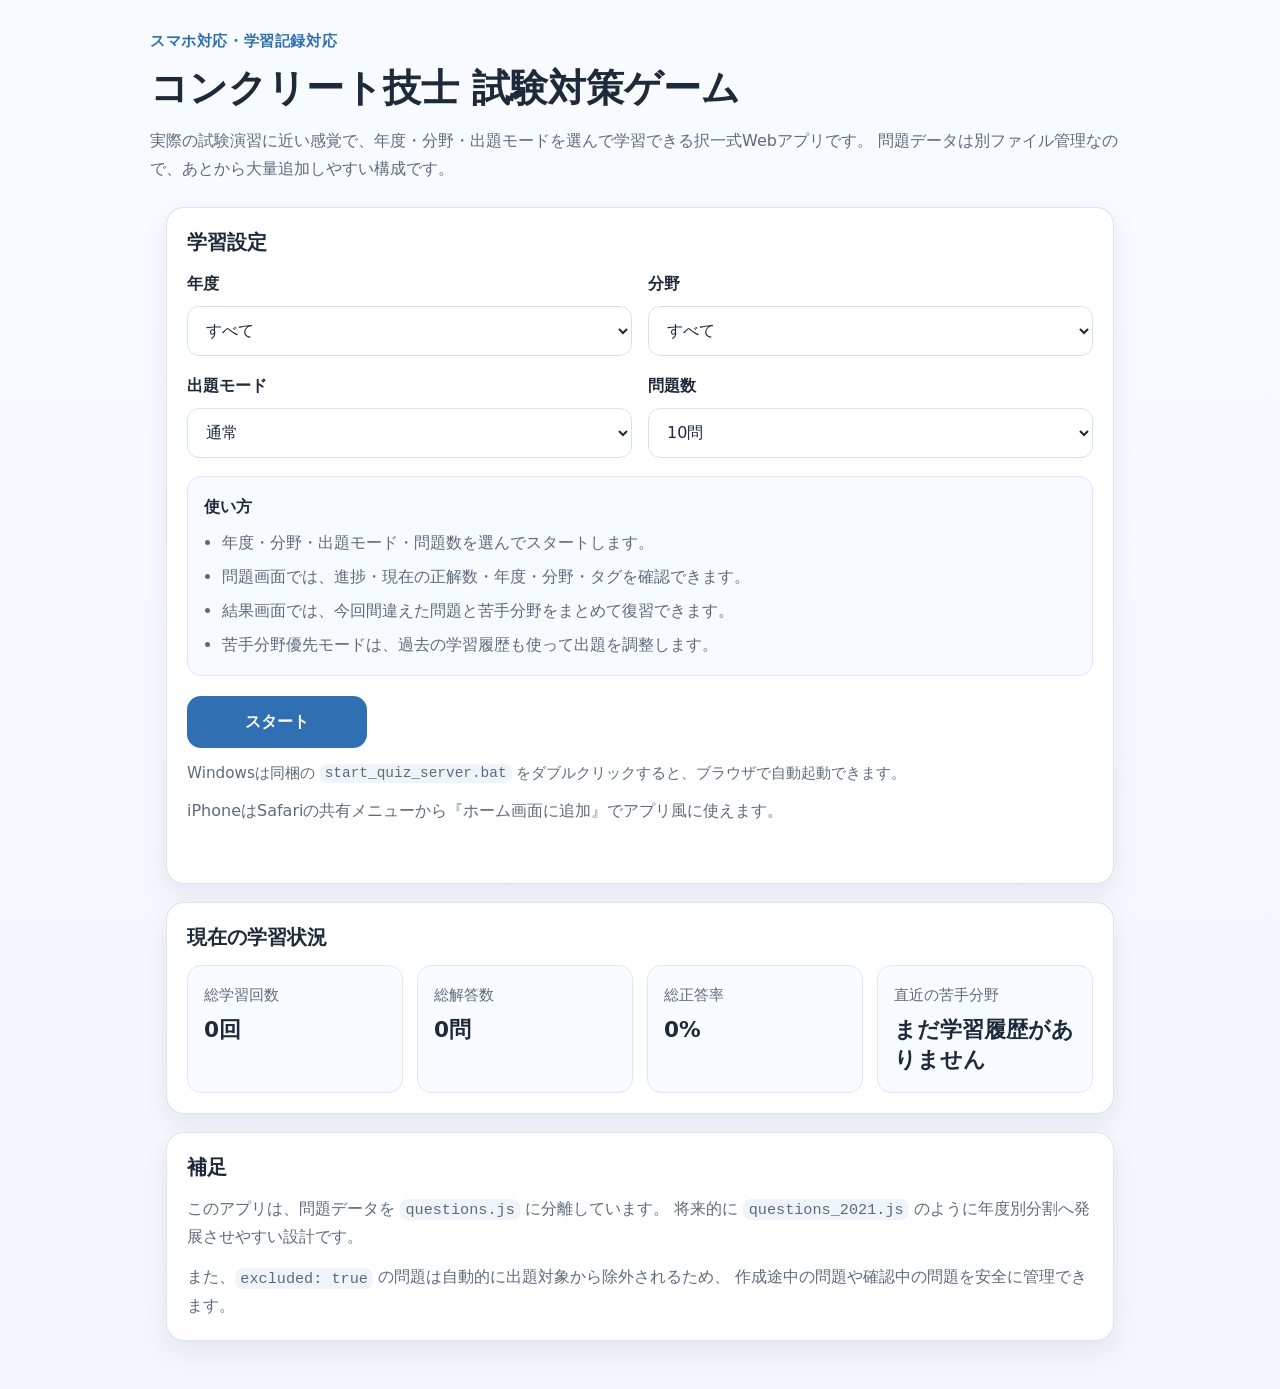
<file: concrete_quiz_nextstage/index.html>
<!DOCTYPE html>
<html lang="ja">
<head>
  <meta charset="UTF-8" />
  <meta name="viewport" content="width=device-width, initial-scale=1, viewport-fit=cover" />
  <title>コンクリート技士 試験対策ゲーム</title>
  <link rel="stylesheet" href="style.css" />
  <meta name="theme-color" content="#2f6fb2" />
  <link rel="manifest" href="manifest.webmanifest" />
  <link rel="icon" href="icon.svg" type="image/svg+xml" />
  <link rel="apple-touch-icon" href="apple-touch-icon.png" />
</head>
<body data-page="index">
  <div class="app-shell">
    <header class="page-header">
      <div class="header-inner">
        <p class="eyebrow">スマホ対応・学習記録対応</p>
        <h1>コンクリート技士 試験対策ゲーム</h1>
        <p class="lead">
          実際の試験演習に近い感覚で、年度・分野・出題モードを選んで学習できる択一式Webアプリです。
          問題データは別ファイル管理なので、あとから大量追加しやすい構成です。
        </p>
      </div>
    </header>

    <main class="page-main">
      <section class="card">
        <h2 class="section-title">学習設定</h2>

        <form id="settingsForm" class="settings-form" novalidate>
          <div class="form-grid">
            <div class="form-group">
              <label for="yearSelect">年度</label>
              <select id="yearSelect" name="year">
                <option value="all">すべて</option>
                <option value="2016">2016</option>
                <option value="2017">2017</option>
                <option value="2018">2018</option>
                <option value="2019">2019</option>
                <option value="2020">2020</option>
                <option value="2021">2021</option>
                <option value="2022">2022</option>
                <option value="2023">2023</option>
                <option value="2024">2024</option>
                <option value="2025">2025</option>
              </select>
            </div>

            <div class="form-group">
              <label for="categorySelect">分野</label>
              <select id="categorySelect" name="category">
                <option value="all">すべて</option>
                <option value="a">a 材料</option>
                <option value="b">b 配合</option>
                <option value="c">c フレッシュコンクリートの性質</option>
                <option value="d">d 硬化コンクリート</option>
                <option value="e">e 製造・品質管理</option>
                <option value="f">f 施工</option>
                <option value="g">g 特殊コンクリート</option>
                <option value="h">h 構造・力学・法令・その他</option>
              </select>
            </div>

            <div class="form-group">
              <label for="modeSelect">出題モード</label>
              <select id="modeSelect" name="mode">
                <option value="normal">通常</option>
                <option value="random">完全ランダム</option>
                <option value="weakness">苦手分野優先</option>
                <option value="review">間違えた問題だけ</option>
              </select>
            </div>

            <div class="form-group">
              <label for="countSelect">問題数</label>
              <select id="countSelect" name="count">
                <option value="5">5問</option>
                <option value="10" selected>10問</option>
                <option value="20">20問</option>
                <option value="30">30問</option>
              </select>
            </div>
          </div>

          <div class="info-box">
            <h3>使い方</h3>
            <ul class="feature-list">
              <li>年度・分野・出題モード・問題数を選んでスタートします。</li>
              <li>問題画面では、進捗・現在の正解数・年度・分野・タグを確認できます。</li>
              <li>結果画面では、今回間違えた問題と苦手分野をまとめて復習できます。</li>
              <li>苦手分野優先モードは、過去の学習履歴も使って出題を調整します。</li>
            </ul>
          </div>

          <div class="action-row">
            <button type="submit" class="button button-primary button-large">スタート</button>
            <button type="button" id="continueButton" class="button button-secondary button-large is-hidden">前回の続きから</button>
            <button type="button" id="installAppButton" class="button button-secondary button-large is-hidden">ホーム画面に追加</button>
          </div>

          <p class="quick-note">Windowsは同梱の <code>start_quiz_server.bat</code> をダブルクリックすると、ブラウザで自動起動できます。</p>
          <p id="installMessage" class="subtle-message" aria-live="polite"></p>
          <p id="formMessage" class="form-message" aria-live="polite"></p>
        </form>
      </section>

      <section class="card">
        <h2 class="section-title">現在の学習状況</h2>
        <div id="dashboardArea" class="dashboard-grid">
          <div class="dashboard-card">
            <span class="dashboard-label">総学習回数</span>
            <strong id="dashboardSessions">-</strong>
          </div>
          <div class="dashboard-card">
            <span class="dashboard-label">総解答数</span>
            <strong id="dashboardAnswers">-</strong>
          </div>
          <div class="dashboard-card">
            <span class="dashboard-label">総正答率</span>
            <strong id="dashboardAccuracy">-</strong>
          </div>
          <div class="dashboard-card">
            <span class="dashboard-label">直近の苦手分野</span>
            <strong id="dashboardWeakness">-</strong>
          </div>
        </div>
      </section>

      <section class="card">
        <h2 class="section-title">補足</h2>
        <p class="text-block">
          このアプリは、問題データを <code>questions.js</code> に分離しています。
          将来的に <code>questions_2021.js</code> のように年度別分割へ発展させやすい設計です。
        </p>
        <p class="text-block">
          また、<code>excluded: true</code> の問題は自動的に出題対象から除外されるため、
          作成途中の問題や確認中の問題を安全に管理できます。
        </p>
      </section>
    </main>
  </div>

  <script src="questions.js"></script>
  <script src="app.js"></script>
  <script>if ("serviceWorker" in navigator) { window.addEventListener("load", () => navigator.serviceWorker.register("./service-worker.js").catch(() => {})); }</script>
</body>
</html>
</file>
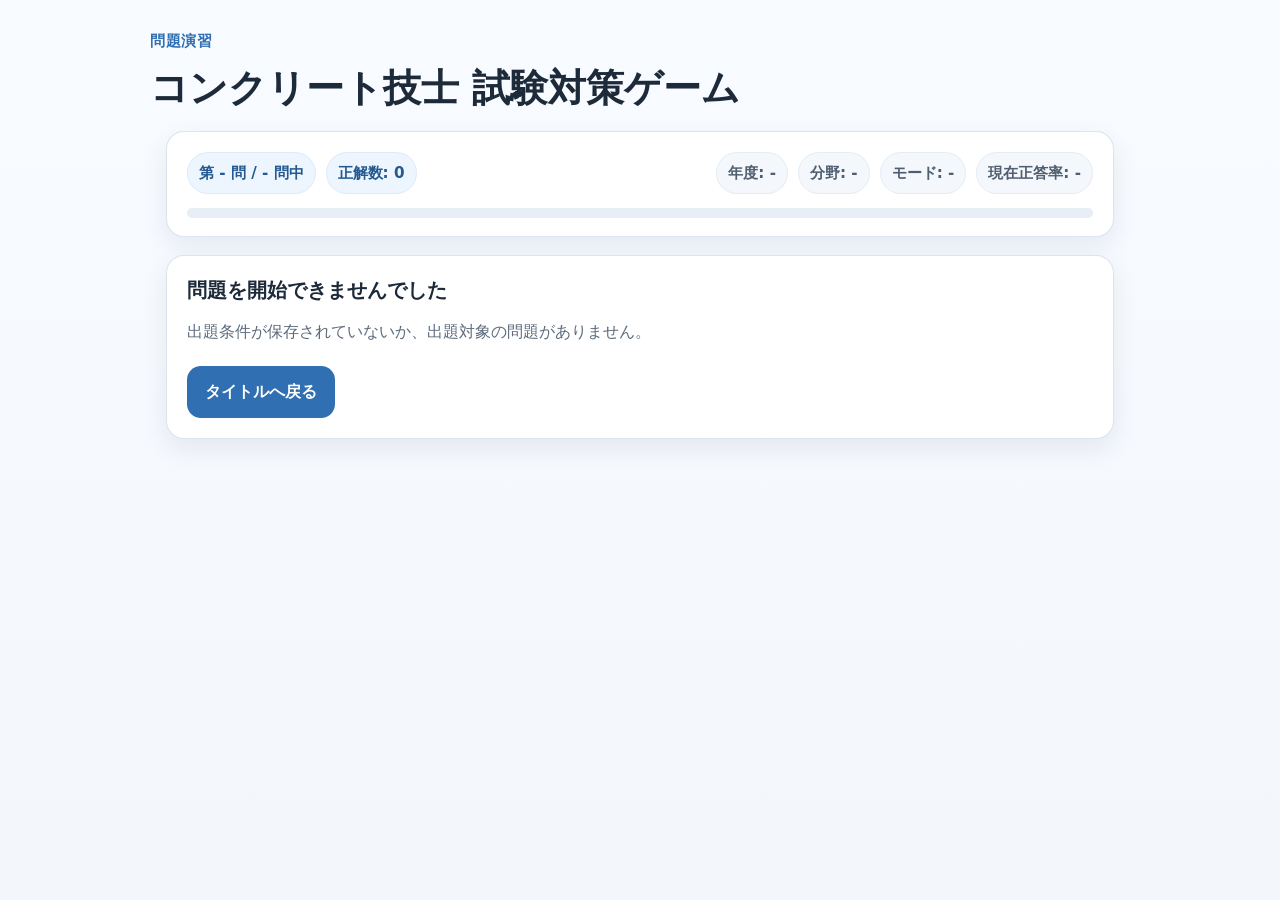
<file: concrete_quiz_nextstage/quiz.html>
<!DOCTYPE html>
<html lang="ja">
<head>
  <meta charset="UTF-8" />
  <meta name="viewport" content="width=device-width, initial-scale=1, viewport-fit=cover" />
  <title>問題演習 | コンクリート技士 試験対策ゲーム</title>
  <link rel="stylesheet" href="style.css" />
  <meta name="theme-color" content="#2f6fb2" />
  <link rel="manifest" href="manifest.webmanifest" />
  <link rel="icon" href="icon.svg" type="image/svg+xml" />
  <link rel="apple-touch-icon" href="apple-touch-icon.png" />
</head>
<body data-page="quiz">
  <div class="app-shell">
    <header class="page-header compact-header">
      <div class="header-inner">
        <p class="eyebrow">問題演習</p>
        <h1>コンクリート技士 試験対策ゲーム</h1>
      </div>
    </header>

    <main class="page-main">
      <section class="card quiz-status-card">
        <div class="quiz-topbar">
          <div class="status-group">
            <span class="badge" id="progressBadge">第 - 問 / - 問中</span>
            <span class="badge" id="scoreBadge">正解数: 0</span>
          </div>
          <div class="status-group">
            <span class="badge badge-muted" id="yearBadge">年度: -</span>
            <span class="badge badge-muted" id="categoryBadge">分野: -</span>
            <span class="badge badge-muted" id="modeBadge">モード: -</span>
            <span class="badge badge-muted" id="accuracyBadge">現在正答率: -</span>
          </div>
        </div>

        <div class="progressbar" aria-hidden="true">
          <div id="progressBarFill" class="progressbar-fill"></div>
        </div>
      </section>

      <section id="quizArea" class="card">
        <div class="meta-row">
          <div class="meta-tags" id="questionTags"></div>
        </div>

        <h2 class="question-number" id="questionNumber">問題 1</h2>
        <div class="question-stem" id="questionStem">問題文を読み込み中です。</div>

        <div id="optionsContainer" class="options-list" role="group" aria-label="選択肢一覧"></div>

        <div id="feedbackArea" class="feedback-area is-hidden" aria-live="polite">
          <div id="feedbackResult" class="feedback-result"></div>
          <div class="explanation-box">
            <h3>解説</h3>
            <p id="explanationText"></p>
          </div>
        </div>

        <div class="action-row action-row-spread">
          <button id="backToTitleButton" class="button button-secondary" type="button">タイトルへ戻る</button>
          <button id="nextButton" class="button button-primary is-hidden" type="button">次の問題へ</button>
        </div>
      </section>

      <section id="quizFallback" class="card is-hidden">
        <h2 class="section-title">問題を開始できませんでした</h2>
        <p class="text-block">
          出題条件が保存されていないか、出題対象の問題がありません。
        </p>
        <div class="action-row">
          <a href="index.html" class="button button-primary">タイトルへ戻る</a>
        </div>
      </section>
    </main>
  </div>

  <script src="questions.js"></script>
  <script src="app.js"></script>
  <script>if ("serviceWorker" in navigator) { window.addEventListener("load", () => navigator.serviceWorker.register("./service-worker.js").catch(() => {})); }</script>
</body>
</html>
</file>
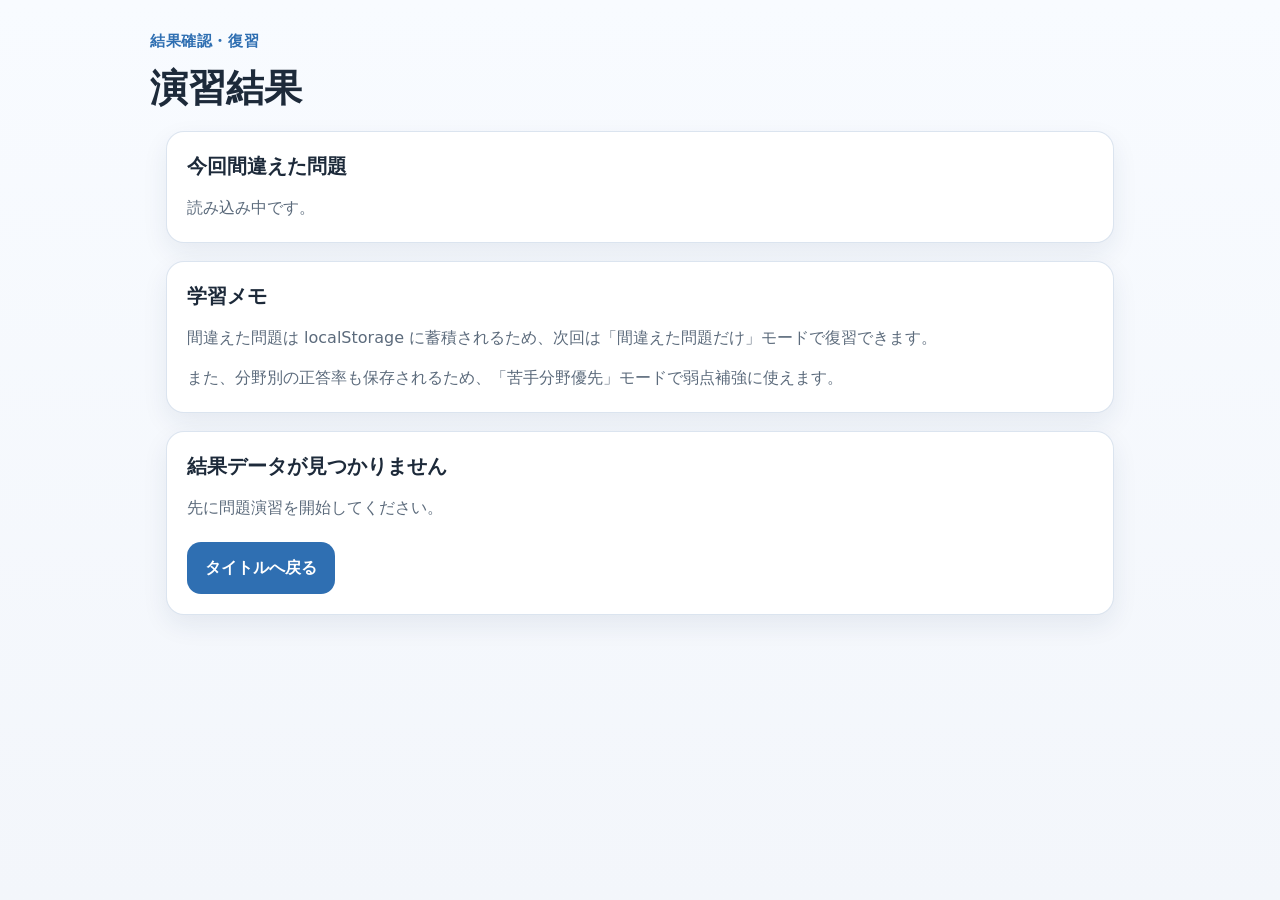
<file: concrete_quiz_nextstage/result.html>
<!DOCTYPE html>
<html lang="ja">
<head>
  <meta charset="UTF-8" />
  <meta name="viewport" content="width=device-width, initial-scale=1, viewport-fit=cover" />
  <title>結果 | コンクリート技士 試験対策ゲーム</title>
  <link rel="stylesheet" href="style.css" />
  <meta name="theme-color" content="#2f6fb2" />
  <link rel="manifest" href="manifest.webmanifest" />
  <link rel="icon" href="icon.svg" type="image/svg+xml" />
  <link rel="apple-touch-icon" href="apple-touch-icon.png" />
</head>
<body data-page="result">
  <div class="app-shell">
    <header class="page-header compact-header">
      <div class="header-inner">
        <p class="eyebrow">結果確認・復習</p>
        <h1>演習結果</h1>
      </div>
    </header>

    <main class="page-main">
      <section id="resultSummaryCard" class="card">
        <h2 class="section-title">今回の結果</h2>

        <div class="result-summary-grid">
          <div class="dashboard-card large">
            <span class="dashboard-label">正解数</span>
            <strong id="resultCorrectCount">-</strong>
          </div>
          <div class="dashboard-card large">
            <span class="dashboard-label">出題数</span>
            <strong id="resultTotalCount">-</strong>
          </div>
          <div class="dashboard-card large">
            <span class="dashboard-label">正答率</span>
            <strong id="resultAccuracy">-</strong>
          </div>
          <div class="dashboard-card large">
            <span class="dashboard-label">出題モード</span>
            <strong id="resultMode">-</strong>
          </div>
        </div>

        <div class="info-box">
          <h3>苦手分野</h3>
          <p id="weaknessSummary" class="text-block">集計中です。</p>
        </div>

        <div class="action-row action-row-spread">
          <button id="retrySameSettingsButton" class="button button-primary" type="button">同じ条件でもう一度挑戦</button>
          <a href="index.html" class="button button-secondary">タイトルへ戻る</a>
        </div>
      </section>

      <section class="card">
        <h2 class="section-title">今回間違えた問題</h2>
        <div id="wrongListArea" class="review-list">
          <p class="empty-message">読み込み中です。</p>
        </div>
      </section>

      <section class="card">
        <h2 class="section-title">学習メモ</h2>
        <p class="text-block">
          間違えた問題は localStorage に蓄積されるため、次回は「間違えた問題だけ」モードで復習できます。
        </p>
        <p class="text-block">
          また、分野別の正答率も保存されるため、「苦手分野優先」モードで弱点補強に使えます。
        </p>
      </section>

      <section id="resultFallback" class="card is-hidden">
        <h2 class="section-title">結果データが見つかりません</h2>
        <p class="text-block">先に問題演習を開始してください。</p>
        <div class="action-row">
          <a href="index.html" class="button button-primary">タイトルへ戻る</a>
        </div>
      </section>
    </main>
  </div>

  <script src="questions.js"></script>
  <script src="app.js"></script>
  <script>if ("serviceWorker" in navigator) { window.addEventListener("load", () => navigator.serviceWorker.register("./service-worker.js").catch(() => {})); }</script>
</body>
</html>
</file>
<file: concrete_quiz_nextstage/style.css>
:root {
  --bg: #f3f6fb;
  --card: #ffffff;
  --text: #1d2a3a;
  --text-sub: #5c6b7c;
  --line: #d8e2ee;
  --primary: #2f6fb2;
  --primary-dark: #255a91;
  --secondary: #eef4fb;
  --success: #1d8f57;
  --success-bg: #e8f7ef;
  --danger: #bf3f3f;
  --danger-bg: #fdeeee;
  --warning: #b97311;
  --shadow: 0 10px 26px rgba(24, 55, 92, 0.08);
  --radius: 18px;
  --radius-sm: 12px;
  --container: 980px;
  --tap-min: 52px;
}

*,
*::before,
*::after {
  box-sizing: border-box;
}

html {
  font-size: 16px;
  -webkit-text-size-adjust: 100%;
}

body {
  margin: 0;
  font-family: "Hiragino Sans", "Yu Gothic", "Meiryo", system-ui, -apple-system, BlinkMacSystemFont, sans-serif;
  color: var(--text);
  background: linear-gradient(180deg, #f8fbff 0%, #f3f6fb 100%);
  line-height: 1.75;
  word-break: break-word;
  overflow-wrap: anywhere;
}

img {
  max-width: 100%;
}

a {
  color: inherit;
  text-decoration: none;
}

code {
  padding: 0.1em 0.35em;
  border-radius: 8px;
  background: #eff4fa;
  font-family: Consolas, Monaco, monospace;
  font-size: 0.95em;
}

.app-shell {
  min-height: 100dvh;
}

.page-header {
  padding: 28px 16px 12px;
}

.compact-header {
  padding-bottom: 6px;
}

.header-inner {
  width: min(100%, var(--container));
  margin: 0 auto;
}

.eyebrow {
  margin: 0 0 8px;
  font-size: 0.95rem;
  font-weight: 700;
  color: var(--primary);
  letter-spacing: 0.04em;
}

h1 {
  margin: 0;
  font-size: clamp(1.8rem, 3.8vw, 2.4rem);
  line-height: 1.3;
}

.lead {
  margin: 14px 0 0;
  color: var(--text-sub);
  font-size: 1rem;
}

.page-main {
  width: min(100%, var(--container));
  margin: 0 auto;
  padding: 12px 16px 32px;
}

.card {
  background: var(--card);
  border: 1px solid rgba(216, 226, 238, 0.9);
  border-radius: var(--radius);
  padding: 20px;
  box-shadow: var(--shadow);
  margin-bottom: 18px;
}

.section-title {
  margin: 0 0 14px;
  font-size: 1.25rem;
  line-height: 1.4;
}

.settings-form {
  display: block;
}

.form-grid {
  display: grid;
  grid-template-columns: repeat(2, minmax(0, 1fr));
  gap: 16px;
}

.form-group {
  display: flex;
  flex-direction: column;
  gap: 8px;
}

label {
  font-weight: 700;
  color: var(--text);
}

select,
input,
button,
textarea {
  font: inherit;
}

select {
  width: 100%;
  min-height: 50px;
  padding: 12px 14px;
  border: 1px solid var(--line);
  border-radius: 12px;
  background: #fff;
  color: var(--text);
}

.info-box {
  margin-top: 18px;
  padding: 16px;
  border-radius: 14px;
  background: #f7fafe;
  border: 1px solid #dbe7f3;
}

.info-box h3 {
  margin: 0 0 8px;
  font-size: 1rem;
}

.feature-list {
  margin: 0;
  padding-left: 1.1em;
  color: var(--text-sub);
}

.feature-list li + li {
  margin-top: 6px;
}

.action-row {
  display: flex;
  flex-wrap: wrap;
  gap: 12px;
  margin-top: 20px;
}

.action-row-spread {
  justify-content: space-between;
  align-items: center;
}

.button {
  display: inline-flex;
  align-items: center;
  justify-content: center;
  min-height: var(--tap-min);
  padding: 12px 18px;
  border: none;
  border-radius: 14px;
  cursor: pointer;
  font-weight: 700;
  text-align: center;
  transition: transform 0.16s ease, opacity 0.16s ease, background 0.16s ease;
}

.button:hover {
  transform: translateY(-1px);
}

.button:disabled {
  opacity: 0.55;
  cursor: not-allowed;
  transform: none;
}

.button-large {
  min-width: 180px;
}

.button-primary {
  background: var(--primary);
  color: #fff;
}

.button-primary:hover {
  background: var(--primary-dark);
}

.button-secondary {
  background: var(--secondary);
  color: var(--primary-dark);
  border: 1px solid #d7e5f5;
}

.form-message {
  margin: 14px 0 0;
  color: var(--danger);
  font-weight: 700;
  min-height: 1.5em;
}

.dashboard-grid,
.result-summary-grid {
  display: grid;
  grid-template-columns: repeat(4, minmax(0, 1fr));
  gap: 14px;
}

.dashboard-card {
  padding: 16px;
  border-radius: 14px;
  background: #f8fbff;
  border: 1px solid #dce8f5;
}

.dashboard-card.large {
  padding: 18px;
}

.dashboard-label {
  display: block;
  color: var(--text-sub);
  font-size: 0.92rem;
  margin-bottom: 8px;
}

.dashboard-card strong {
  font-size: 1.35rem;
  line-height: 1.3;
}

.text-block {
  margin: 0 0 12px;
  color: var(--text-sub);
}

.text-block:last-child {
  margin-bottom: 0;
}

.quiz-status-card {
  padding-bottom: 18px;
}

.quiz-topbar {
  display: flex;
  justify-content: space-between;
  gap: 12px;
  flex-wrap: wrap;
}

.status-group {
  display: flex;
  flex-wrap: wrap;
  gap: 10px;
}

.badge {
  display: inline-flex;
  align-items: center;
  min-height: 38px;
  padding: 8px 12px;
  border-radius: 999px;
  background: #edf5ff;
  color: var(--primary-dark);
  font-weight: 700;
  font-size: 0.95rem;
}

.badge-muted {
  background: #f4f7fb;
  color: #4f5e70;
}

.progressbar {
  width: 100%;
  height: 10px;
  margin-top: 14px;
  border-radius: 999px;
  background: #e8eef6;
  overflow: hidden;
}

.progressbar-fill {
  width: 0%;
  height: 100%;
  background: linear-gradient(90deg, #2f6fb2 0%, #5c98d6 100%);
  transition: width 0.24s ease;
}

.meta-row {
  display: flex;
  justify-content: space-between;
  align-items: center;
  gap: 10px;
  margin-bottom: 8px;
}

.meta-tags {
  display: flex;
  flex-wrap: wrap;
  gap: 8px;
}

.tag-chip {
  display: inline-flex;
  align-items: center;
  padding: 6px 10px;
  border-radius: 999px;
  background: #f3f7fc;
  border: 1px solid #d9e4f0;
  color: #445467;
  font-size: 0.9rem;
  font-weight: 700;
}

.question-number {
  margin: 10px 0 12px;
  font-size: 1.25rem;
}

.question-stem {
  margin-bottom: 18px;
  padding: 16px;
  border-radius: 14px;
  background: #fbfdff;
  border: 1px solid #dde7f1;
  font-size: 1.04rem;
  line-height: 1.9;
  white-space: pre-wrap;
}

.options-list {
  display: grid;
  gap: 12px;
}

.option-button {
  width: 100%;
  min-height: 64px;
  padding: 16px 16px 16px 18px;
  border-radius: 16px;
  border: 1px solid #d7e3ef;
  background: #fff;
  text-align: left;
  color: var(--text);
  font-weight: 600;
  line-height: 1.75;
  cursor: pointer;
  transition: border-color 0.15s ease, background 0.15s ease, transform 0.15s ease;
}

.option-button:hover {
  border-color: #9fc0e3;
  background: #f8fbff;
}

.option-button:disabled {
  cursor: default;
  opacity: 1;
}

.option-button.correct {
  background: var(--success-bg);
  border-color: #7ad2a1;
  color: #155f3c;
}

.option-button.incorrect {
  background: var(--danger-bg);
  border-color: #ea9a9a;
  color: #8a2d2d;
}

.option-prefix {
  display: inline-flex;
  justify-content: center;
  align-items: center;
  width: 1.9em;
  height: 1.9em;
  margin-right: 10px;
  border-radius: 999px;
  background: #eef4fb;
  font-weight: 800;
  vertical-align: top;
}

.feedback-area {
  margin-top: 18px;
}

.feedback-result {
  margin-bottom: 12px;
  padding: 14px 16px;
  border-radius: 14px;
  font-weight: 800;
  font-size: 1rem;
}

.feedback-result.correct {
  color: #155f3c;
  background: var(--success-bg);
  border: 1px solid #9cddba;
}

.feedback-result.incorrect {
  color: #8a2d2d;
  background: var(--danger-bg);
  border: 1px solid #f1b1b1;
}

.explanation-box {
  padding: 16px;
  border-radius: 14px;
  background: #fafcff;
  border: 1px solid #dbe6f2;
}

.explanation-box h3 {
  margin: 0 0 8px;
  font-size: 1rem;
}

.explanation-box p {
  margin: 0;
  color: var(--text-sub);
  white-space: pre-wrap;
}

.review-list {
  display: grid;
  gap: 14px;
}

.review-card {
  padding: 16px;
  border-radius: 14px;
  background: #fbfdff;
  border: 1px solid #dde7f1;
}

.review-card h3 {
  margin: 0 0 10px;
  font-size: 1rem;
}

.review-meta {
  display: flex;
  flex-wrap: wrap;
  gap: 8px;
  margin-bottom: 10px;
}

.review-answer-row {
  display: grid;
  gap: 8px;
  margin-top: 10px;
}

.answer-line {
  padding: 10px 12px;
  border-radius: 12px;
  font-size: 0.96rem;
}

.answer-line.user {
  background: #fff4f4;
  border: 1px solid #f1c9c9;
}

.answer-line.correct {
  background: #edf9f2;
  border: 1px solid #b7e3ca;
}

.empty-message {
  margin: 0;
  color: var(--text-sub);
}

.is-hidden {
  display: none !important;
}

@media (max-width: 960px) {
  .dashboard-grid,
  .result-summary-grid {
    grid-template-columns: repeat(2, minmax(0, 1fr));
  }
}

@media (max-width: 720px) {
  .page-header {
    padding-top: 20px;
  }

  .card {
    padding: 16px;
    border-radius: 16px;
  }

  .form-grid {
    grid-template-columns: 1fr;
  }

  .quiz-topbar,
  .action-row-spread {
    flex-direction: column;
    align-items: stretch;
  }

  .button,
  .button-large {
    width: 100%;
  }

  .dashboard-grid,
  .result-summary-grid {
    grid-template-columns: 1fr;
  }

  .question-stem {
    padding: 14px;
    font-size: 1rem;
  }

  .option-button {
    min-height: 68px;
    padding: 14px 14px 14px 16px;
    font-size: 1rem;
  }

  .badge {
    width: 100%;
    justify-content: center;
  }
}

@media (max-width: 420px) {
  html {
    font-size: 15px;
  }

  .page-main {
    padding-left: 12px;
    padding-right: 12px;
  }

  .page-header {
    padding-left: 12px;
    padding-right: 12px;
  }

  h1 {
    font-size: 1.55rem;
  }

  .question-number {
    font-size: 1.14rem;
  }
}
.is-hidden {
  display: none !important;
}

.question-table-wrap {
  width: 100%;
  overflow-x: auto;
  margin-top: 12px;
  -webkit-overflow-scrolling: touch;
}

.question-table {
  width: 100%;
  min-width: 520px;
  border-collapse: collapse;
  background: #fff;
}

.question-table th,
.question-table td {
  border: 1px solid #d7e3ef;
  padding: 10px 12px;
  text-align: center;
  vertical-align: middle;
  white-space: nowrap;
}

.question-table th {
  background: #f3f7fc;
  font-weight: 700;
}

.feedback-result.is-correct {
  color: var(--success);
}

.feedback-result.is-wrong {
  color: var(--danger);
}

.option-button.correct {
  background: var(--success-bg);
  border-color: #a8dfc0;
}

.option-button.wrong {
  background: var(--danger-bg);
  border-color: #efb3b3;
}

.review-list {
  display: grid;
  gap: 16px;
}

.review-card {
  border: 1px solid #dce8f5;
  border-radius: 14px;
  padding: 16px;
  background: #fbfdff;
}

.review-meta {
  display: flex;
  flex-wrap: wrap;
  gap: 8px;
  margin-bottom: 10px;
}

.review-stem {
  margin-bottom: 12px;
  line-height: 1.85;
}

.review-options {
  list-style: none;
  padding: 0;
  margin: 0 0 12px;
  display: grid;
  gap: 8px;
}

.review-option {
  display: flex;
  gap: 10px;
  padding: 10px 12px;
  border: 1px solid #d7e3ef;
  border-radius: 12px;
  background: #fff;
}

.review-option.correct {
  background: var(--success-bg);
  border-color: #a8dfc0;
}

.review-option.wrong {
  background: var(--danger-bg);
  border-color: #efb3b3;
}

.review-option-label {
  font-weight: 700;
  min-width: 1.5em;
}

.review-explanation {
  line-height: 1.8;
}

.quick-note {
  margin: 12px 0 0;
  color: var(--text-sub);
  font-size: 0.95rem;
}

.badge {
  box-shadow: inset 0 0 0 1px rgba(47, 111, 178, 0.08);
}

.option-button {
  position: relative;
}

.option-button:active {
  transform: scale(0.995);
}

.option-button.correct,
.review-option.correct {
  border-color: #9ad3b3;
}

.option-button.wrong,
.review-option.wrong {
  border-color: #efb1b1;
}


.subtle-message {
  margin: 10px 0 0;
  color: var(--text-sub);
  min-height: 1.5em;
}

.button.is-hidden,
.is-hidden {
  display: none !important;
}

@media (max-width: 640px) {
  .action-row .button.button-large {
    width: 100%;
  }
}
</file>
